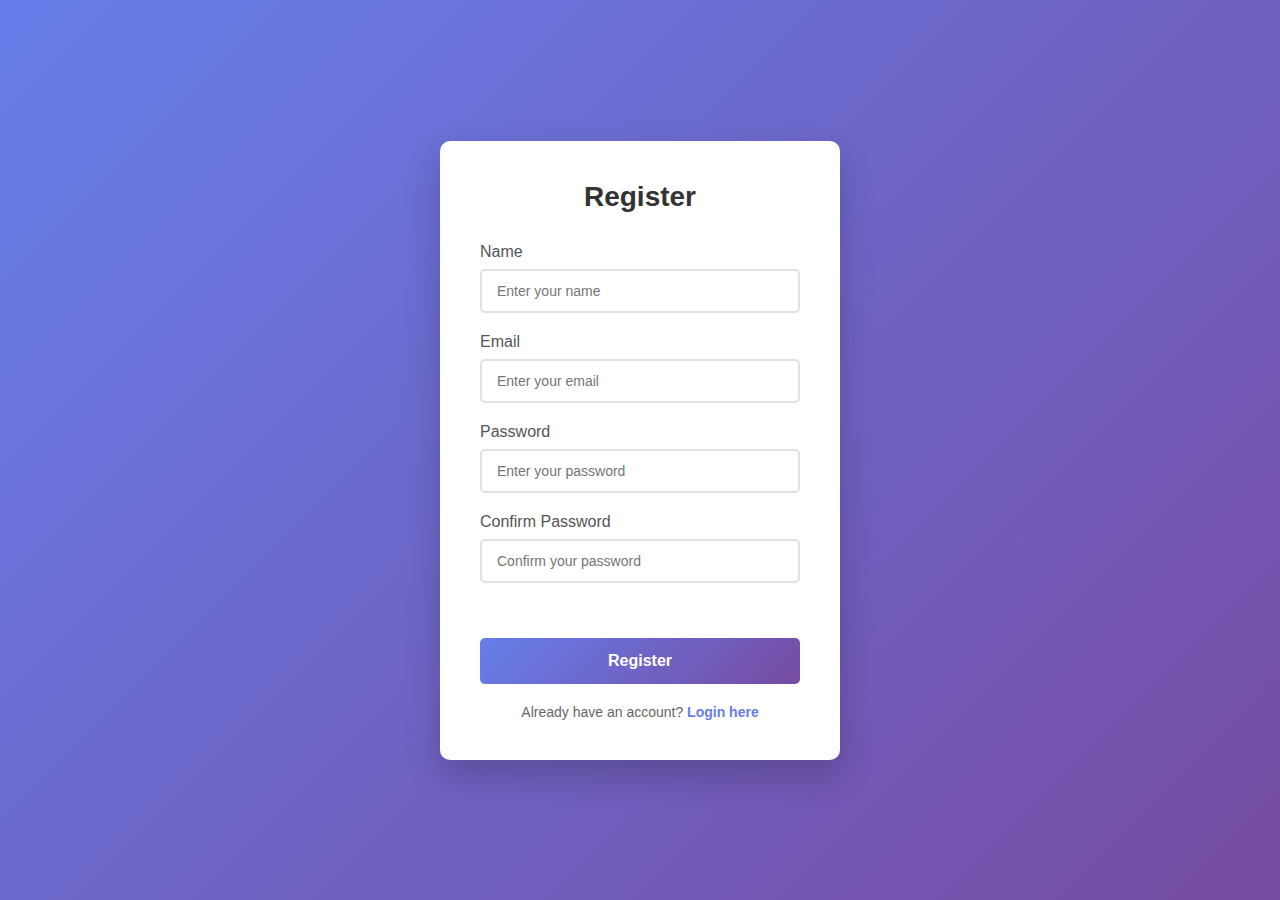
<file: index.html>
<!DOCTYPE html>
<html lang="en">
<head>
    <meta charset="UTF-8">
    <meta name="viewport" content="width=device-width, initial-scale=1.0">
    <title>Register - QA Test Page</title>
    <link rel="stylesheet" href="style/main.css">
</head>
<body>
    <div class="container">
        <div class="login-box">
            <h1>Register</h1>
            <form id="registerForm">
                <div class="form-group">
                    <label for="name">Name</label>
                    <input type="text" id="name" name="name" placeholder="Enter your name" required>
                </div>
                <div class="form-group">
                    <label for="email">Email</label>
                    <input type="email" id="email" name="email" placeholder="Enter your email" required>
                </div>
                <div class="form-group">
                    <label for="password">Password</label>
                    <input type="password" id="password" name="password" placeholder="Enter your password" required>
                </div>
                <div class="form-group">
                    <label for="confirmPassword">Confirm Password</label>
                    <input type="password" id="confirmPassword" name="confirmPassword" placeholder="Confirm your password" required>
                </div>
                <div class="error-message" id="errorMessage"></div>
                <button type="submit" class="btn-login">Register</button>
            </form>
            <p class="auth-link">Already have an account? <a href="view/login.html">Login here</a></p>
        </div>
    </div>
    <script src="js/auth.js"></script>
</body>
</html>
</file>
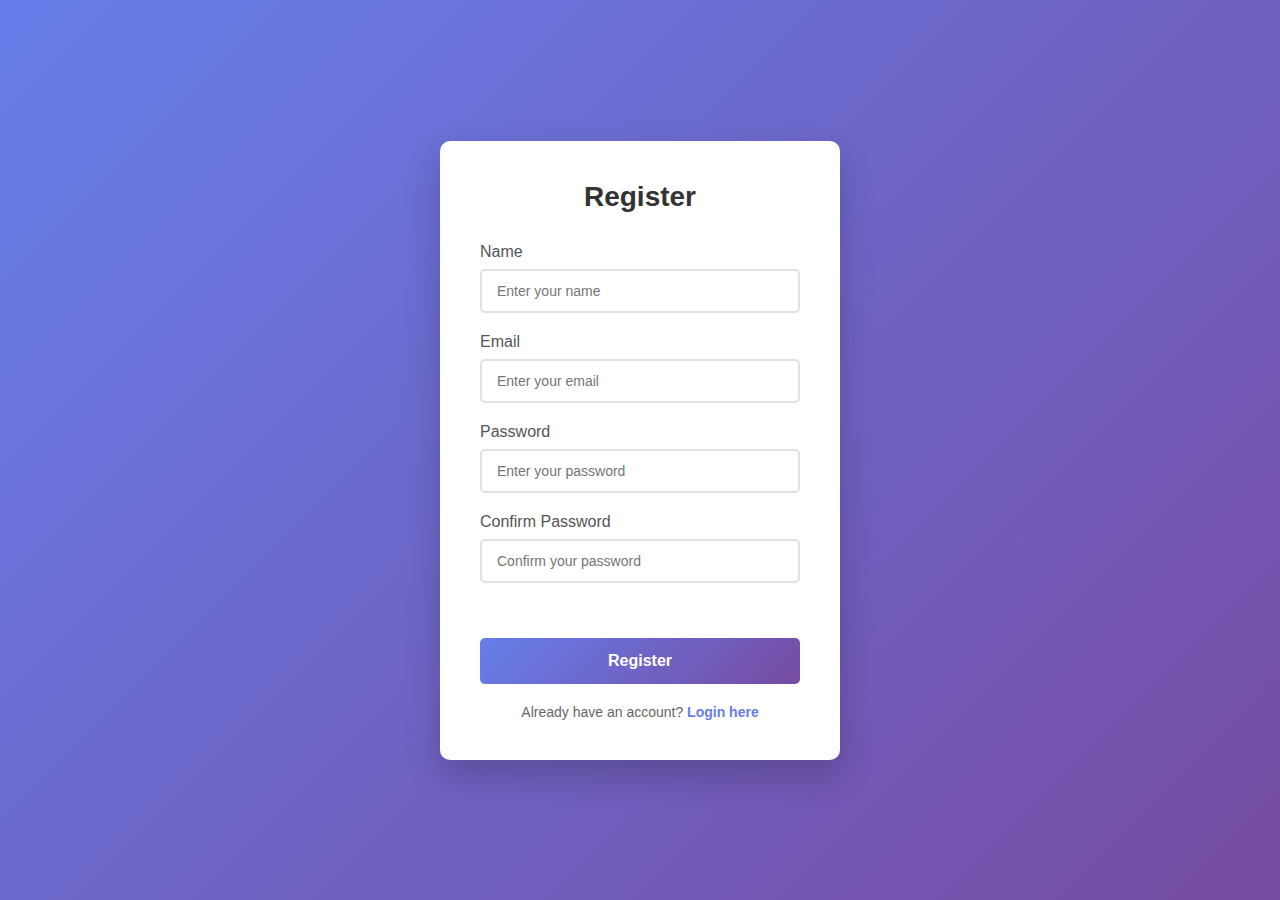
<file: view/dashboard.html>
<!DOCTYPE html>
<html lang="en">
<head>
    <meta charset="UTF-8">
    <meta name="viewport" content="width=device-width, initial-scale=1.0">
    <title>Dashboard - QA Test Page</title>
    <link rel="stylesheet" href="../style/main.css">
</head>
<body>
    <div class="dashboard-container">
        <header class="dashboard-header">
            <h1>Welcome to QA Stephanye Castellano's Test Page!</h1>
            <p class="welcome-user">Hello, <span id="userName"></span>!</p>
            <button class="btn-logout" id="logoutBtn">Logout</button>
        </header>

        <main class="test-fields-container">
            <h2>Test Fields - All HTML Input Types</h2>

            <!-- Text Input -->
            <section class="field-section">
                <h3>1. Text Input (type="text")</h3>
                <p class="field-description">Default input. Defines a single-line text field.</p>
                <div class="form-group">
                    <label for="textInput">Text Input</label>
                    <input type="text" id="textInput" name="textInput" placeholder="Enter text here">
                </div>
            </section>

            <!-- Password Input -->
            <section class="field-section">
                <h3>2. Password Input (type="password")</h3>
                <p class="field-description">Defines a password field.</p>
                <div class="form-group">
                    <label for="passwordInput">Password Input</label>
                    <input type="password" id="passwordInput" name="passwordInput" placeholder="Enter password">
                </div>
            </section>

            <!-- Email Input -->
            <section class="field-section">
                <h3>3. Email Input (type="email")</h3>
                <p class="field-description">Defines a field for entering an email address.</p>
                <div class="form-group">
                    <label for="emailInput">Email Input</label>
                    <input type="email" id="emailInput" name="emailInput" placeholder="Enter email">
                </div>
            </section>

            <!-- Number Input -->
            <section class="field-section">
                <h3>4. Number Input (type="number")</h3>
                <p class="field-description">Defines a field for entering an integer number.</p>
                <div class="form-group">
                    <label for="numberInput">Number Input</label>
                    <input type="number" id="numberInput" name="numberInput" placeholder="Enter a number" min="0" max="100">
                </div>
            </section>

            <!-- Tel Input -->
            <section class="field-section">
                <h3>5. Tel Input (type="tel")</h3>
                <p class="field-description">Defines a field for entering a phone number.</p>
                <div class="form-group">
                    <label for="telInput">Phone Input</label>
                    <input type="tel" id="telInput" name="telInput" placeholder="(00) 00000-0000">
                </div>
            </section>

            <!-- URL Input -->
            <section class="field-section">
                <h3>6. URL Input (type="url")</h3>
                <p class="field-description">Defines a field for entering a URL.</p>
                <div class="form-group">
                    <label for="urlInput">URL Input</label>
                    <input type="url" id="urlInput" name="urlInput" placeholder="https://example.com">
                </div>
            </section>

            <!-- Search Input -->
            <section class="field-section">
                <h3>7. Search Input (type="search")</h3>
                <p class="field-description">Defines a text field for entering a search string.</p>
                <div class="form-group">
                    <label for="searchInput">Search Input</label>
                    <input type="search" id="searchInput" name="searchInput" placeholder="Search...">
                </div>
            </section>

            <!-- Date Input -->
            <section class="field-section">
                <h3>8. Date Input (type="date")</h3>
                <p class="field-description">Defines a control for selecting date (year, month, day - no time).</p>
                <div class="form-group">
                    <label for="dateInput">Date Input</label>
                    <input type="date" id="dateInput" name="dateInput">
                </div>
            </section>

            <!-- Time Input -->
            <section class="field-section">
                <h3>9. Time Input (type="time")</h3>
                <p class="field-description">Defines a control for entering a time (no timezone).</p>
                <div class="form-group">
                    <label for="timeInput">Time Input</label>
                    <input type="time" id="timeInput" name="timeInput">
                </div>
            </section>

            <!-- Datetime-local Input -->
            <section class="field-section">
                <h3>10. Datetime-local Input (type="datetime-local")</h3>
                <p class="field-description">Defines a control for selecting date and time (year, month, day, hour - no timezone).</p>
                <div class="form-group">
                    <label for="datetimeInput">Datetime-local Input</label>
                    <input type="datetime-local" id="datetimeInput" name="datetimeInput">
                </div>
            </section>

            <!-- Month Input -->
            <section class="field-section">
                <h3>11. Month Input (type="month")</h3>
                <p class="field-description">Defines a control for selecting month and year (no timezone).</p>
                <div class="form-group">
                    <label for="monthInput">Month Input</label>
                    <input type="month" id="monthInput" name="monthInput">
                </div>
            </section>

            <!-- Week Input -->
            <section class="field-section">
                <h3>12. Week Input (type="week")</h3>
                <p class="field-description">Defines a control for selecting week and year (no timezone).</p>
                <div class="form-group">
                    <label for="weekInput">Week Input</label>
                    <input type="week" id="weekInput" name="weekInput">
                </div>
            </section>

            <!-- Color Input -->
            <section class="field-section">
                <h3>13. Color Input (type="color")</h3>
                <p class="field-description">Defines a hexadecimal color picker.</p>
                <div class="form-group">
                    <label for="colorInput">Color Input</label>
                    <input type="color" id="colorInput" name="colorInput" value="#007bff">
                </div>
            </section>

            <!-- Range Input -->
            <section class="field-section">
                <h3>14. Range Input (type="range")</h3>
                <p class="field-description">Defines a range control (like a slider).</p>
                <div class="form-group">
                    <label for="rangeInput">Range Input</label>
                    <input type="range" id="rangeInput" name="rangeInput" min="0" max="100" value="50">
                    <span id="rangeValue">50</span>
                </div>
            </section>

            <!-- Checkbox Input -->
            <section class="field-section">
                <h3>15. Checkbox Input (type="checkbox")</h3>
                <p class="field-description">Defines a checkbox for multiple option selection.</p>
                <div class="form-group">
                    <label>Checkbox Options</label>
                    <div class="checkbox-group">
                        <label><input type="checkbox" id="checkbox1" name="checkboxGroup" value="check1"> Option A</label>
                        <label><input type="checkbox" id="checkbox2" name="checkboxGroup" value="check2"> Option B</label>
                        <label><input type="checkbox" id="checkbox3" name="checkboxGroup" value="check3"> Option C</label>
                    </div>
                </div>
            </section>

            <!-- Radio Input -->
            <section class="field-section">
                <h3>16. Radio Input (type="radio")</h3>
                <p class="field-description">Defines a radio button for single selection.</p>
                <div class="form-group">
                    <label>Radio Options</label>
                    <div class="radio-group">
                        <label><input type="radio" id="radio1" name="radioGroup" value="radio1"> Choice 1</label>
                        <label><input type="radio" id="radio2" name="radioGroup" value="radio2"> Choice 2</label>
                        <label><input type="radio" id="radio3" name="radioGroup" value="radio3"> Choice 3</label>
                    </div>
                </div>
            </section>

            <!-- File Input -->
            <section class="field-section">
                <h3>17. File Input (type="file")</h3>
                <p class="field-description">Defines a file select field and a "Browse" button (for file uploads).</p>
                <div class="form-group">
                    <label for="fileInput">Single File Upload</label>
                    <input type="file" id="fileInput" name="fileInput">
                </div>
                <div class="form-group">
                    <label for="multiFileInput">Multiple File Upload</label>
                    <input type="file" id="multiFileInput" name="multiFileInput" multiple>
                </div>
            </section>

            <!-- Hidden Input -->
            <section class="field-section">
                <h3>18. Hidden Input (type="hidden")</h3>
                <p class="field-description">Defines a hidden field. (Not visible to users, but value can be inspected in DevTools)</p>
                <div class="form-group">
                    <label>Hidden Input (value: "hidden_secret_value")</label>
                    <input type="hidden" id="hiddenInput" name="hiddenInput" value="hidden_secret_value">
                    <p class="hint-text">This field is hidden. Check the page source or DevTools to see it.</p>
                </div>
            </section>

            <!-- Button Input -->
            <section class="field-section">
                <h3>19. Button Input (type="button")</h3>
                <p class="field-description">Defines a clickable button (mainly used with JavaScript to activate a script).</p>
                <div class="form-group">
                    <label for="buttonInput">Button Input</label>
                    <input type="button" id="buttonInput" name="buttonInput" value="Click Me!" class="btn btn-primary">
                </div>
            </section>

            <!-- Submit Input -->
            <section class="field-section">
                <h3>20. Submit Input (type="submit")</h3>
                <p class="field-description">Defines a button to submit form data.</p>
                <form id="submitForm" onsubmit="return false;">
                    <div class="form-group">
                        <label for="submitInput">Submit Input</label>
                        <input type="submit" id="submitInput" name="submitInput" value="Submit Form" class="btn btn-success">
                    </div>
                </form>
            </section>

            <!-- Reset Input -->
            <section class="field-section">
                <h3>21. Reset Input (type="reset")</h3>
                <p class="field-description">Defines a button to reset form fields.</p>
                <form id="resetForm">
                    <div class="form-group">
                        <label for="resetTestInput">Test Field (type something, then click Reset)</label>
                        <input type="text" id="resetTestInput" name="resetTestInput" placeholder="Type something here...">
                    </div>
                    <div class="form-group">
                        <label for="resetInput">Reset Input</label>
                        <input type="reset" id="resetInput" name="resetInput" value="Reset Form" class="btn btn-warning">
                    </div>
                </form>
            </section>

            <!-- Image Input -->
            <section class="field-section">
                <h3>22. Image Input (type="image")</h3>
                <p class="field-description">Defines an image as the submit button.</p>
                <form id="imageForm" onsubmit="return false;">
                    <div class="form-group">
                        <label for="imageInput">Image Input (Click the image to submit)</label>
                        <input type="image" id="imageInput" name="imageInput" src="data:image/svg+xml,%3Csvg xmlns='http://www.w3.org/2000/svg' width='120' height='40'%3E%3Crect width='120' height='40' fill='%23667eea' rx='5'/%3E%3Ctext x='60' y='25' fill='white' text-anchor='middle' font-family='Arial' font-size='14'%3EImage Submit%3C/text%3E%3C/svg%3E" alt="Submit Button">
                    </div>
                </form>
            </section>

            <!-- Select (Dropdown) -->
            <section class="field-section">
                <h3>Extra: Select (Dropdown)</h3>
                <p class="field-description">Not an input type, but a common form element for selection.</p>
                <div class="form-group">
                    <label for="selectInput">Select (Dropdown)</label>
                    <select id="selectInput" name="selectInput">
                        <option value="">Select an option</option>
                        <option value="option1">Option 1</option>
                        <option value="option2">Option 2</option>
                        <option value="option3">Option 3</option>
                    </select>
                </div>
                <div class="form-group">
                    <label for="multiSelect">Multiple Select</label>
                    <select id="multiSelect" name="multiSelect" multiple>
                        <option value="item1">Item 1</option>
                        <option value="item2">Item 2</option>
                        <option value="item3">Item 3</option>
                        <option value="item4">Item 4</option>
                    </select>
                </div>
            </section>

            <!-- Textarea -->
            <section class="field-section">
                <h3>Extra: Textarea</h3>
                <p class="field-description">Not an input type, but a common form element for multi-line text.</p>
                <div class="form-group">
                    <label for="textareaInput">Textarea</label>
                    <textarea id="textareaInput" name="textareaInput" rows="4" placeholder="Enter your text here..."></textarea>
                </div>
            </section>

            <!-- Datalist -->
            <section class="field-section">
                <h3>Extra: Datalist (Autocomplete)</h3>
                <p class="field-description">Provides autocomplete suggestions for an input field.</p>
                <div class="form-group">
                    <label for="datalistInput">Datalist Input</label>
                    <input type="text" id="datalistInput" name="datalistInput" list="browsers" placeholder="Choose a browser">
                    <datalist id="browsers">
                        <option value="Chrome">
                        <option value="Firefox">
                        <option value="Safari">
                        <option value="Edge">
                        <option value="Opera">
                    </datalist>
                </div>
            </section>

            <!-- Special Fields -->
            <section class="field-section">
                <h3>Extra: Special Attributes</h3>
                <p class="field-description">Input fields with special attributes (readonly, disabled).</p>
                <div class="form-group">
                    <label for="readonlyInput">Readonly Input</label>
                    <input type="text" id="readonlyInput" name="readonlyInput" value="This is readonly" readonly>
                </div>
                <div class="form-group">
                    <label for="disabledInput">Disabled Input</label>
                    <input type="text" id="disabledInput" name="disabledInput" value="This is disabled" disabled>
                </div>
            </section>

            <!-- Output Section -->
            <section class="field-section">
                <h3>Output Display</h3>
                <div id="outputDisplay" class="output-display">
                    Interact with any field to see the output here!
                </div>
            </section>
        </main>

        <footer class="dashboard-footer">
            <p>QA Test Page - Stephanye Castellano</p>
        </footer>
    </div>
    <script src="../js/dashboard.js"></script>
</body>
</html>
</file>
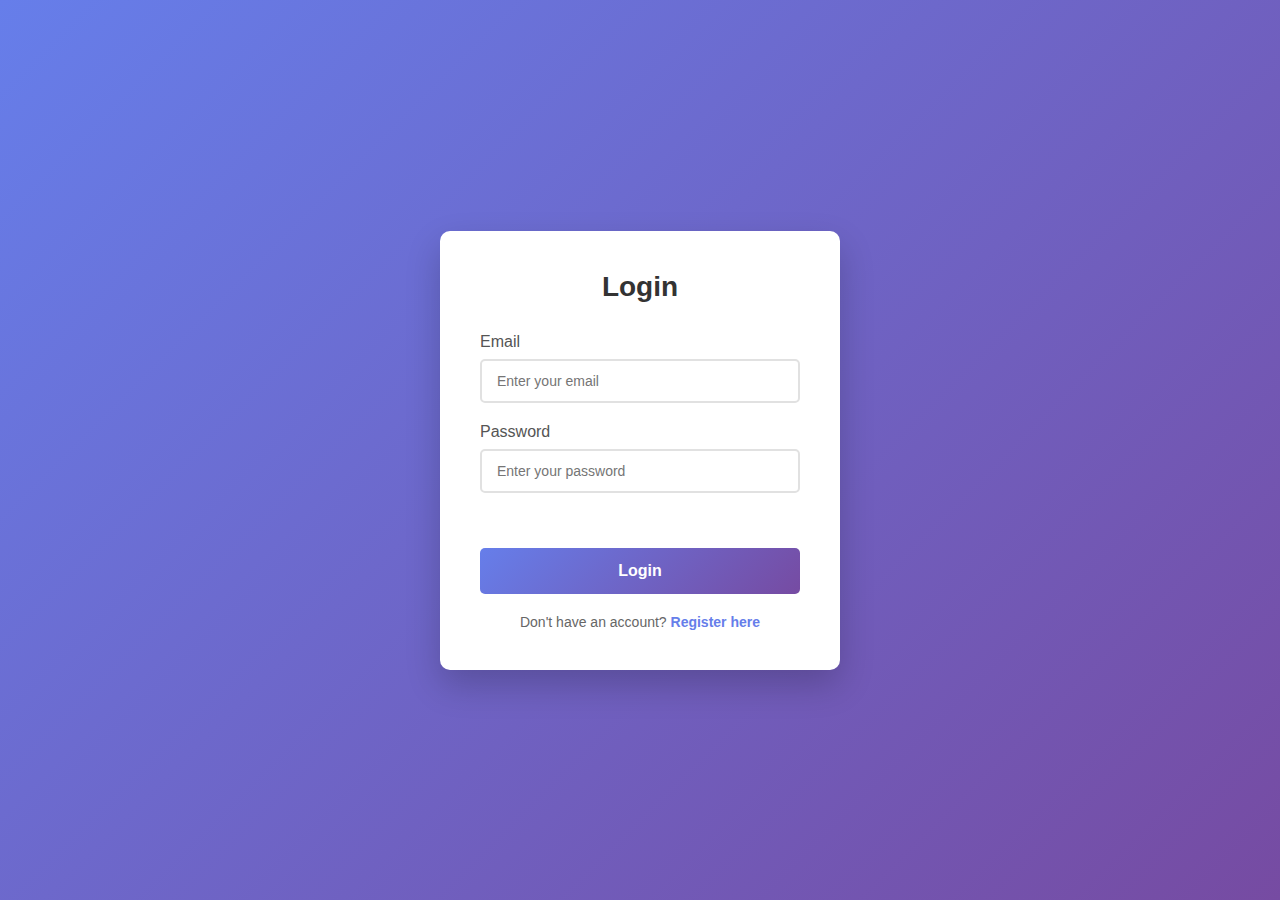
<file: view/login.html>
<!DOCTYPE html>
<html lang="en">
<head>
    <meta charset="UTF-8">
    <meta name="viewport" content="width=device-width, initial-scale=1.0">
    <title>Login - QA Test Page</title>
    <link rel="stylesheet" href="../style/main.css">
</head>
<body>
    <div class="container">
        <div class="login-box">
            <h1>Login</h1>
            <form id="loginForm">
                <div class="form-group">
                    <label for="email">Email</label>
                    <input type="email" id="email" name="email" placeholder="Enter your email" required>
                </div>
                <div class="form-group">
                    <label for="password">Password</label>
                    <input type="password" id="password" name="password" placeholder="Enter your password" required>
                </div>
                <div class="error-message" id="errorMessage"></div>
                <button type="submit" class="btn-login">Login</button>
            </form>
            <p class="auth-link">Don't have an account? <a href="../index.html">Register here</a></p>
        </div>
    </div>
    <script src="../js/login.js"></script>
</body>
</html>
</file>
<file: style/main.css>
/* Reset and Base Styles */
* {
    margin: 0;
    padding: 0;
    box-sizing: border-box;
}

body {
    font-family: 'Segoe UI', Tahoma, Geneva, Verdana, sans-serif;
    background: linear-gradient(135deg, #667eea 0%, #764ba2 100%);
    min-height: 100vh;
}

/* Login Page Styles */
.container {
    display: flex;
    justify-content: center;
    align-items: center;
    min-height: 100vh;
    padding: 20px;
}

.login-box {
    background: white;
    padding: 40px;
    border-radius: 10px;
    box-shadow: 0 15px 35px rgba(0, 0, 0, 0.2);
    width: 100%;
    max-width: 400px;
}

.login-box h1 {
    text-align: center;
    color: #333;
    margin-bottom: 30px;
    font-size: 28px;
}

.form-group {
    margin-bottom: 20px;
}

.form-group label {
    display: block;
    margin-bottom: 8px;
    color: #555;
    font-weight: 500;
}

.form-group input,
.form-group select,
.form-group textarea {
    width: 100%;
    padding: 12px 15px;
    border: 2px solid #e1e1e1;
    border-radius: 5px;
    font-size: 14px;
    transition: border-color 0.3s ease;
}

.form-group input:focus,
.form-group select:focus,
.form-group textarea:focus {
    outline: none;
    border-color: #667eea;
}

.error-message {
    color: #e74c3c;
    font-size: 14px;
    margin-bottom: 15px;
    text-align: center;
    min-height: 20px;
}

.btn-login {
    width: 100%;
    padding: 14px;
    background: linear-gradient(135deg, #667eea 0%, #764ba2 100%);
    color: white;
    border: none;
    border-radius: 5px;
    font-size: 16px;
    font-weight: 600;
    cursor: pointer;
    transition: transform 0.3s ease, box-shadow 0.3s ease;
}

.btn-login:hover {
    transform: translateY(-2px);
    box-shadow: 0 5px 20px rgba(102, 126, 234, 0.4);
}

/* Auth Link Styles */
.auth-link {
    text-align: center;
    margin-top: 20px;
    color: #666;
    font-size: 14px;
}

.auth-link a {
    color: #667eea;
    text-decoration: none;
    font-weight: 600;
}

.auth-link a:hover {
    text-decoration: underline;
}

/* Dashboard Styles */
.dashboard-container {
    min-height: 100vh;
    background: #f5f6fa;
}

.dashboard-header {
    background: linear-gradient(135deg, #667eea 0%, #764ba2 100%);
    color: white;
    padding: 30px;
    text-align: center;
    position: relative;
}

.dashboard-header h1 {
    font-size: 28px;
    margin-bottom: 10px;
}

.welcome-user {
    font-size: 18px;
    opacity: 0.9;
}

.btn-logout {
    position: absolute;
    top: 20px;
    right: 20px;
    padding: 10px 20px;
    background: rgba(255, 255, 255, 0.2);
    color: white;
    border: 2px solid white;
    border-radius: 5px;
    cursor: pointer;
    font-size: 14px;
    transition: all 0.3s ease;
}

.btn-logout:hover {
    background: white;
    color: #667eea;
}

.test-fields-container {
    max-width: 1200px;
    margin: 0 auto;
    padding: 30px;
}

.test-fields-container h2 {
    text-align: center;
    color: #333;
    margin-bottom: 30px;
    font-size: 24px;
}

.field-section {
    background: white;
    padding: 25px;
    border-radius: 10px;
    margin-bottom: 25px;
    box-shadow: 0 2px 10px rgba(0, 0, 0, 0.1);
}

.field-section h3 {
    color: #667eea;
    margin-bottom: 10px;
    padding-bottom: 10px;
    border-bottom: 2px solid #f0f0f0;
}

.field-description {
    color: #666;
    font-size: 14px;
    margin-bottom: 15px;
    font-style: italic;
}

.hint-text {
    color: #999;
    font-size: 12px;
    margin-top: 5px;
}

/* Checkbox and Radio Groups */
.checkbox-group,
.radio-group {
    display: flex;
    flex-wrap: wrap;
    gap: 15px;
}

.checkbox-group label,
.radio-group label {
    display: flex;
    align-items: center;
    gap: 8px;
    cursor: pointer;
}

.checkbox-group input,
.radio-group input {
    width: auto;
}

/* Range Input */
.form-group input[type="range"] {
    padding: 0;
    height: 8px;
    cursor: pointer;
}

#rangeValue {
    display: inline-block;
    margin-left: 10px;
    font-weight: bold;
    color: #667eea;
}

/* Color Input */
.form-group input[type="color"] {
    width: 60px;
    height: 40px;
    padding: 5px;
    cursor: pointer;
}

/* File Input */
.form-group input[type="file"] {
    padding: 10px;
    background: #f9f9f9;
    cursor: pointer;
}

/* Button Group */
.button-group {
    display: flex;
    flex-wrap: wrap;
    gap: 15px;
}

.btn {
    padding: 12px 24px;
    border: none;
    border-radius: 5px;
    font-size: 14px;
    font-weight: 600;
    cursor: pointer;
    transition: all 0.3s ease;
}

.btn-primary {
    background: #007bff;
    color: white;
}

.btn-primary:hover {
    background: #0056b3;
}

.btn-secondary {
    background: #6c757d;
    color: white;
}

.btn-secondary:hover {
    background: #545b62;
}

.btn-success {
    background: #28a745;
    color: white;
}

.btn-success:hover {
    background: #1e7e34;
}

.btn-danger {
    background: #dc3545;
    color: white;
}

.btn-danger:hover {
    background: #bd2130;
}

.btn-warning {
    background: #ffc107;
    color: #212529;
}

.btn-warning:hover {
    background: #d39e00;
}

.btn:disabled {
    background: #e0e0e0;
    color: #999;
    cursor: not-allowed;
}

/* Readonly and Disabled Inputs */
.form-group input[readonly] {
    background: #f0f0f0;
    cursor: default;
}

.form-group input:disabled {
    background: #e9e9e9;
    color: #999;
    cursor: not-allowed;
}

/* Multiple Select */
.form-group select[multiple] {
    height: 100px;
}

/* Output Display */
.output-display {
    background: #f8f9fa;
    border: 2px dashed #dee2e6;
    border-radius: 5px;
    padding: 20px;
    text-align: center;
    color: #6c757d;
    min-height: 60px;
    display: flex;
    align-items: center;
    justify-content: center;
}

/* Footer */
.dashboard-footer {
    text-align: center;
    padding: 20px;
    color: #666;
    background: #f0f0f0;
}

/* Responsive Design */
@media (max-width: 768px) {
    .dashboard-header h1 {
        font-size: 20px;
        padding-right: 60px;
    }

    .btn-logout {
        padding: 8px 15px;
        font-size: 12px;
    }

    .button-group {
        flex-direction: column;
    }

    .btn {
        width: 100%;
    }
}
</file>
